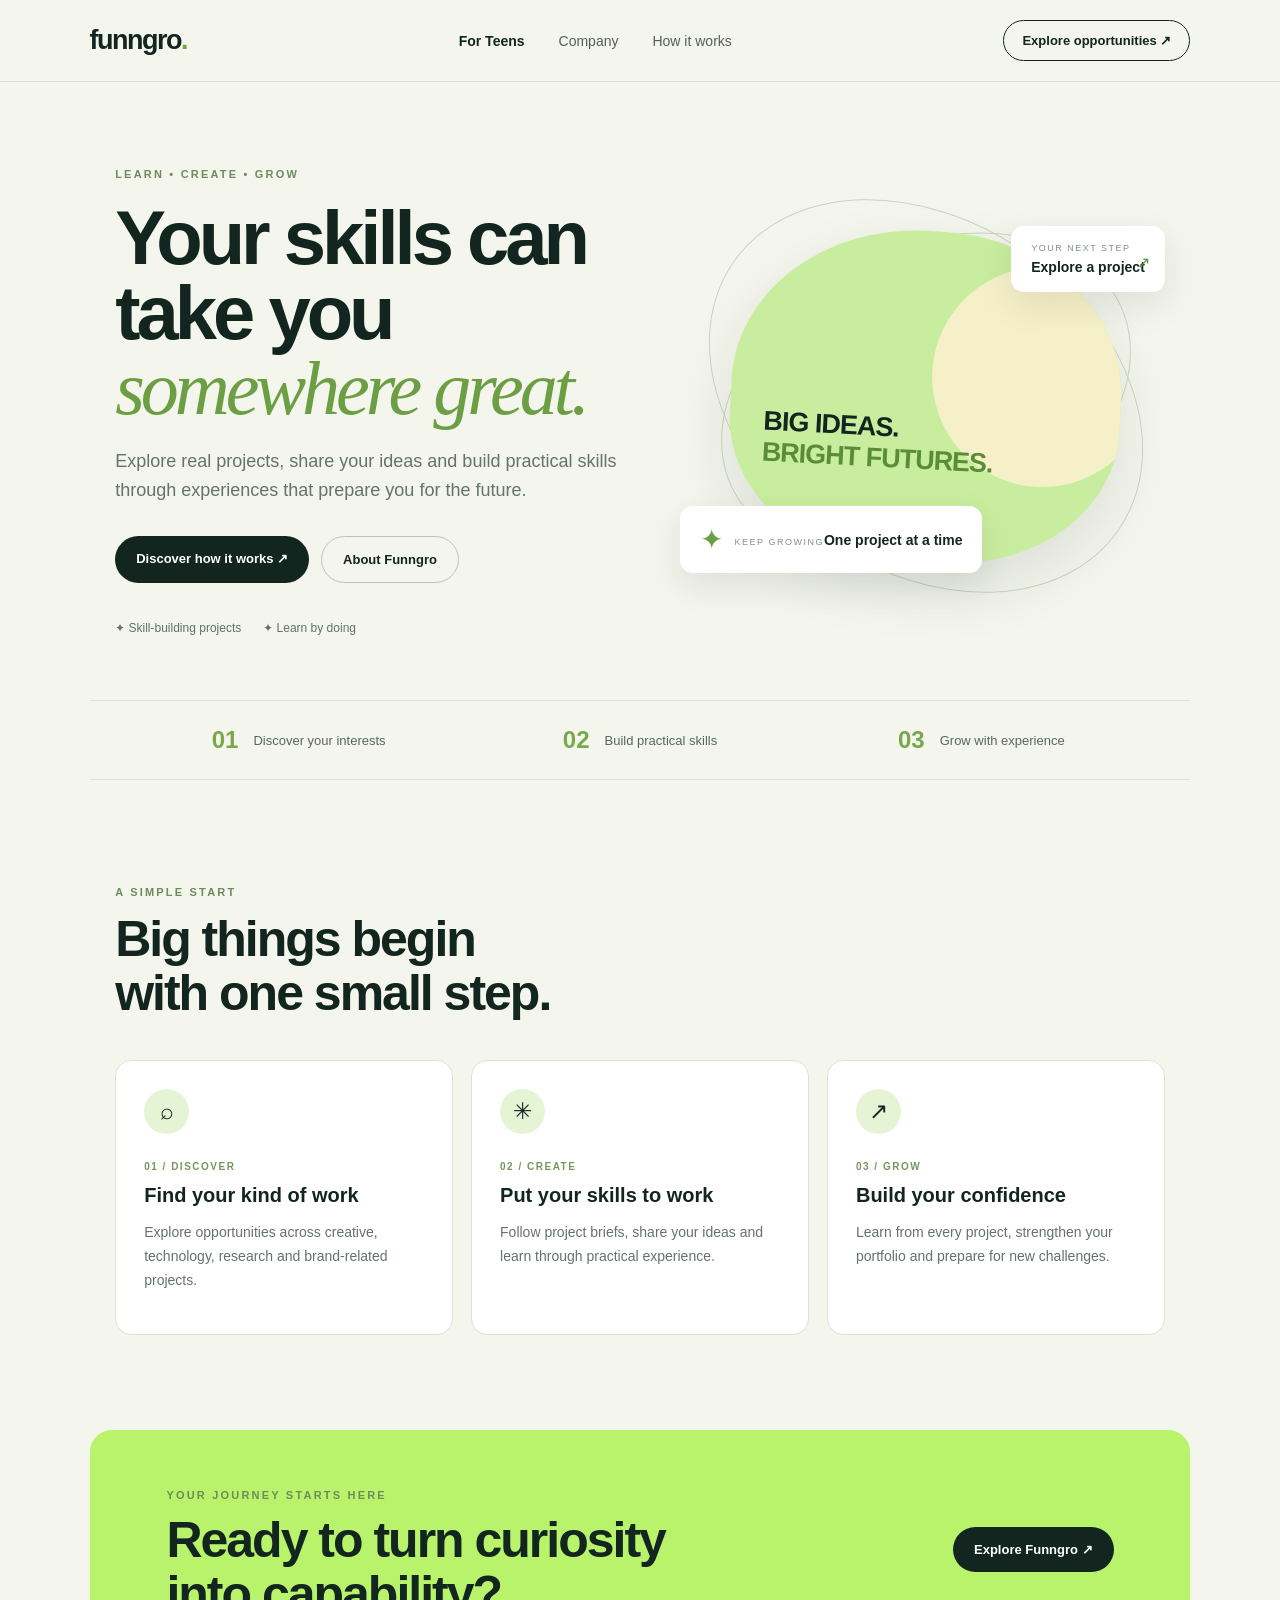
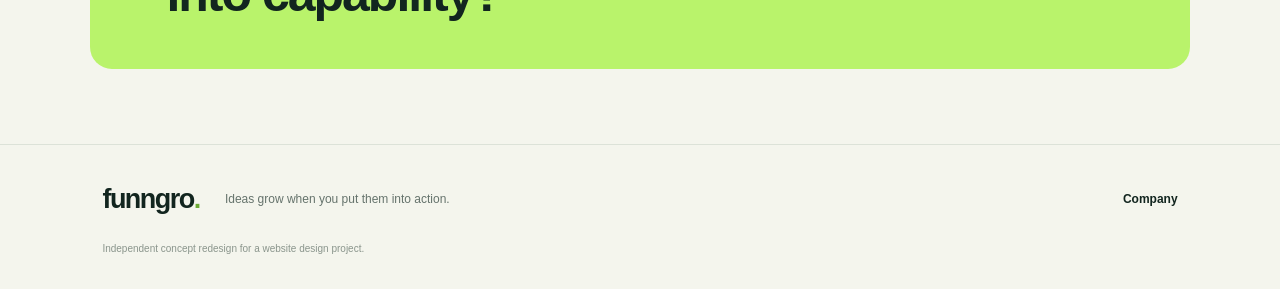
<file: index.html>
<!DOCTYPE html>
<html lang="en">
<head>
<meta charset="UTF-8"><meta name="viewport" content="width=device-width, initial-scale=1">
<title>Funngro for Teens | Discover Projects and Build Skills</title>
<meta name="description" content="Explore projects, build practical skills and gain real-world experience with Funngro.">
<meta name="keywords" content="Funngro, teen projects, student projects, skill development, brand campaigns">
<link rel="stylesheet" href="style.css">
</head>
<body>
<header class="site-header"><a class="logo" href="index.html">funngro<span>.</span></a><nav><a class="active" href="index.html">For Teens</a><a href="company.html">Company</a><a href="#how">How it works</a></nav><a class="nav-cta" href="#start">Explore opportunities ↗</a></header>
<main>
<section class="hero"><div class="hero-copy"><p class="eyebrow">LEARN • CREATE • GROW</p><h1>Your skills can take you<br><em>somewhere great.</em></h1><p class="lead">Explore real projects, share your ideas and build practical skills through experiences that prepare you for the future.</p><div class="actions"><a class="button primary" href="#how">Discover how it works ↗</a><a class="button ghost" href="company.html">About Funngro</a></div><div class="proof"><span>✦ Skill-building projects</span><span>✦ Learn by doing</span></div></div>
<div class="hero-art"><div class="orbit orbit-one"></div><div class="orbit orbit-two"></div><div class="float-card card-top"><small>YOUR NEXT STEP</small><b>Explore a project</b><span>↗</span></div><div class="main-visual"><div class="sun"></div><div class="visual-text">BIG IDEAS.<br><strong>BRIGHT FUTURES.</strong></div><div class="visual-tag">MAKE IT HAPPEN ✳</div></div><div class="float-card card-bottom"><span class="spark">✦</span><div><small>KEEP GROWING</small><b>One project at a time</b></div></div></div></section>
<section class="stats"><div><b>01</b><span>Discover your interests</span></div><div><b>02</b><span>Build practical skills</span></div><div><b>03</b><span>Grow with experience</span></div></section>
<section class="section" id="how"><p class="eyebrow">A SIMPLE START</p><h2>Big things begin<br>with one small step.</h2><div class="feature-grid">
<article class="feature"><div class="feature-icon">⌕</div><p class="number">01 / DISCOVER</p><h3>Find your kind of work</h3><p>Explore opportunities across creative, technology, research and brand-related projects.</p></article>
<article class="feature"><div class="feature-icon">✳</div><p class="number">02 / CREATE</p><h3>Put your skills to work</h3><p>Follow project briefs, share your ideas and learn through practical experience.</p></article>
<article class="feature"><div class="feature-icon">↗</div><p class="number">03 / GROW</p><h3>Build your confidence</h3><p>Learn from every project, strengthen your portfolio and prepare for new challenges.</p></article></div></section>
<section class="banner" id="start"><div><p class="eyebrow">YOUR JOURNEY STARTS HERE</p><h2>Ready to turn curiosity<br>into capability?</h2></div><a class="button dark" href="company.html">Explore Funngro ↗</a></section>
</main>
<footer><a class="logo" href="index.html">funngro<span>.</span></a><p>Ideas grow when you put them into action.</p><a href="company.html">Company</a><small>Independent concept redesign for a website design project.</small></footer>
</body></html>
</file>
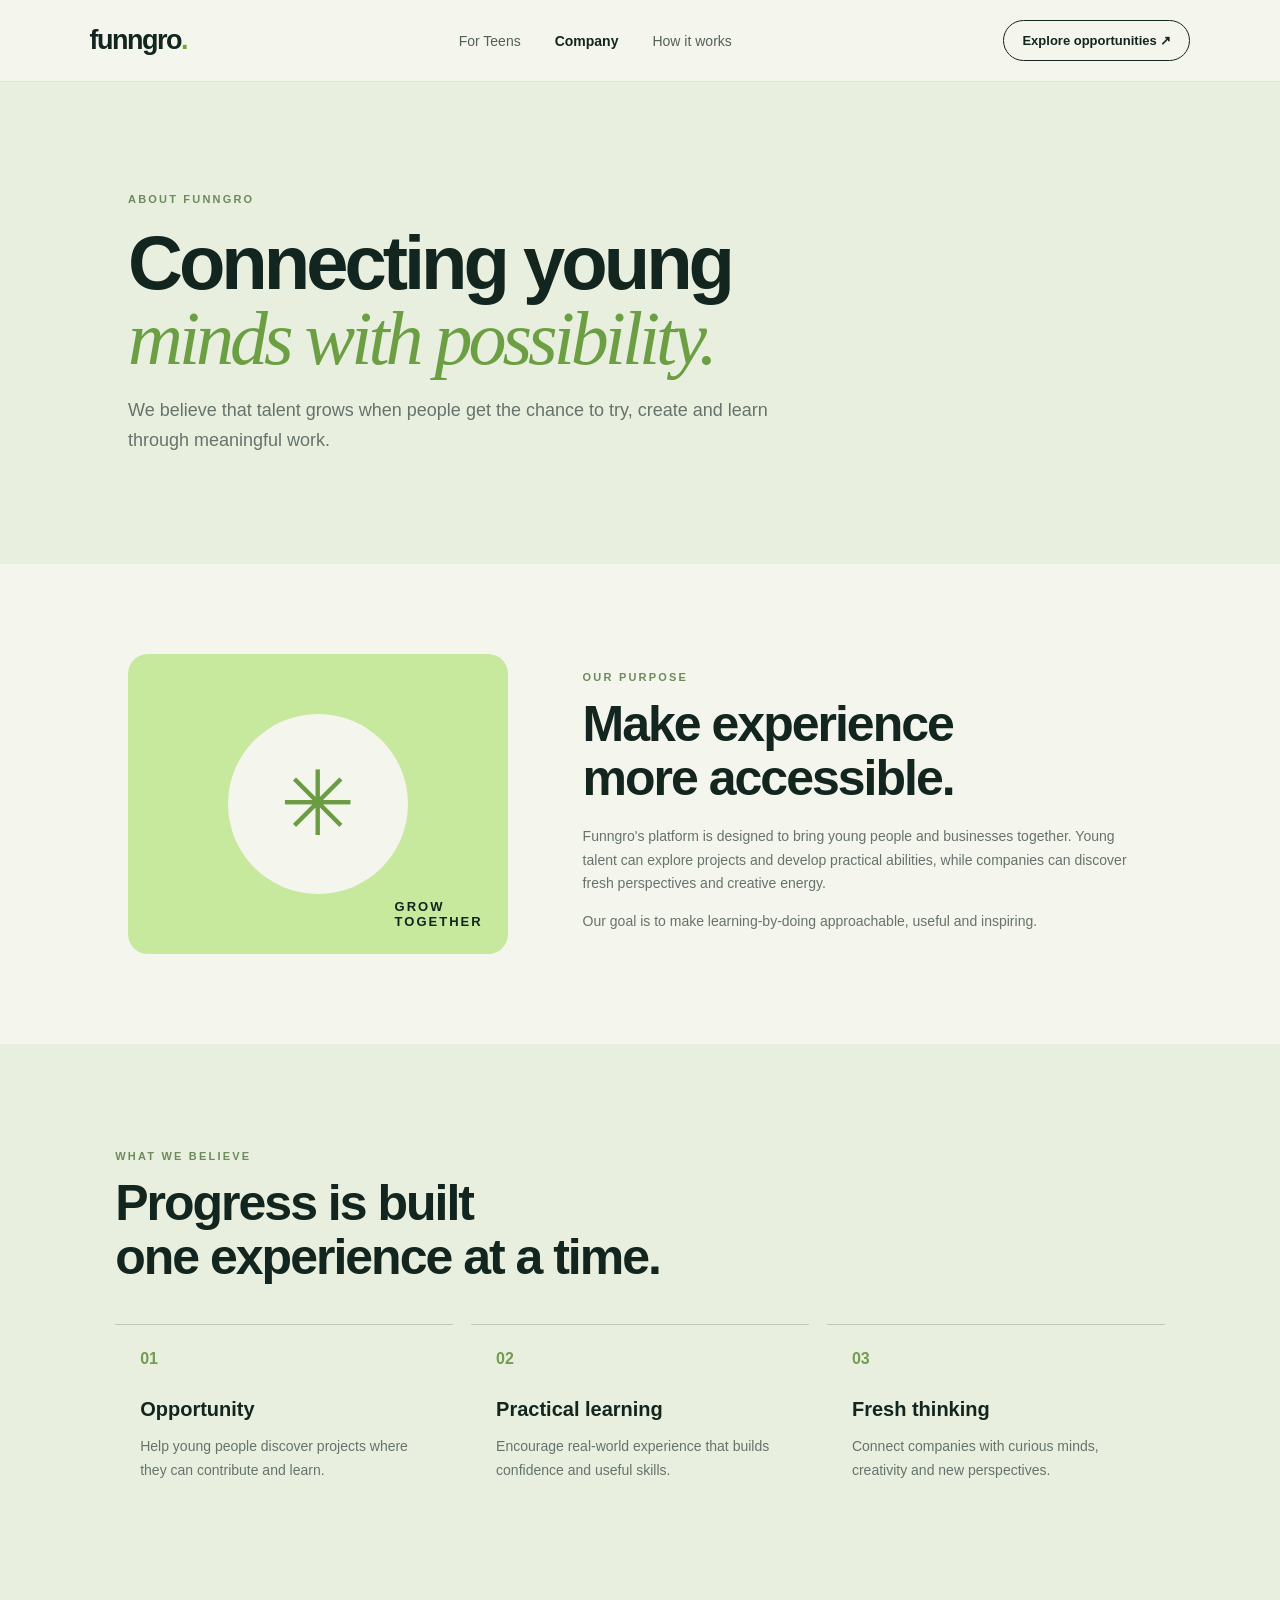
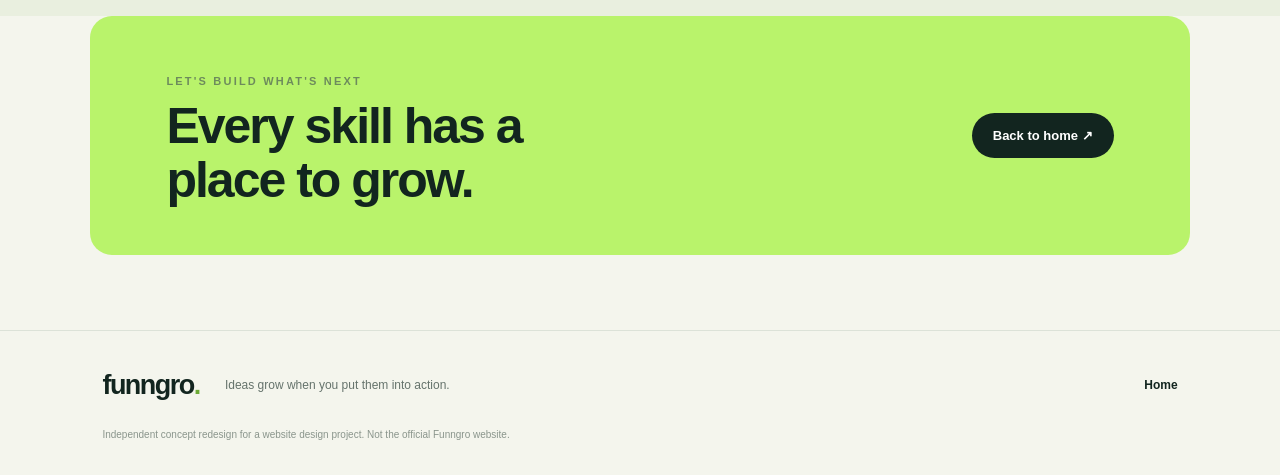
<file: company.html>
<!DOCTYPE html>
<html lang="en">
<head>
<meta charset="UTF-8"><meta name="viewport" content="width=device-width, initial-scale=1">
<title>About Funngro | Helping Young Talent Grow</title>
<meta name="description" content="Learn about Funngro's mission to connect young talent with companies through practical projects and skill development.">
<meta name="keywords" content="about Funngro, youth talent, companies and teens, practical learning, student skills">
<link rel="stylesheet" href="style.css">
</head>
<body>
<header class="site-header"><a class="logo" href="index.html">funngro<span>.</span></a><nav><a href="index.html">For Teens</a><a class="active" href="company.html">Company</a><a href="index.html#how">How it works</a></nav><a class="nav-cta" href="index.html#start">Explore opportunities ↗</a></header>
<main>
<section class="company-hero"><p class="eyebrow">ABOUT FUNNGRO</p><h1>Connecting young<br><em>minds with possibility.</em></h1><p class="lead">We believe that talent grows when people get the chance to try, create and learn through meaningful work.</p></section>
<section class="mission"><div class="mission-art"><div class="mission-circle">✳</div><span>GROW<br>TOGETHER</span></div><div><p class="eyebrow">OUR PURPOSE</p><h2>Make experience<br>more accessible.</h2><p>Funngro's platform is designed to bring young people and businesses together. Young talent can explore projects and develop practical abilities, while companies can discover fresh perspectives and creative energy.</p><p>Our goal is to make learning-by-doing approachable, useful and inspiring.</p></div></section>
<section class="section values"><p class="eyebrow">WHAT WE BELIEVE</p><h2>Progress is built<br>one experience at a time.</h2><div class="value-grid">
<article><b>01</b><h3>Opportunity</h3><p>Help young people discover projects where they can contribute and learn.</p></article>
<article><b>02</b><h3>Practical learning</h3><p>Encourage real-world experience that builds confidence and useful skills.</p></article>
<article><b>03</b><h3>Fresh thinking</h3><p>Connect companies with curious minds, creativity and new perspectives.</p></article></div></section>
<section class="banner"><div><p class="eyebrow">LET'S BUILD WHAT'S NEXT</p><h2>Every skill has a<br>place to grow.</h2></div><a class="button dark" href="index.html">Back to home ↗</a></section>
</main>
<footer><a class="logo" href="index.html">funngro<span>.</span></a><p>Ideas grow when you put them into action.</p><a href="index.html">Home</a><small>Independent concept redesign for a website design project. Not the official Funngro website.</small></footer>
</body></html>
</file>
<file: style.css>
:root{--ink:#12251f;--green:#b9f36b;--cream:#f4f5ed;--muted:#65736c;--line:#dce2d8}
*{box-sizing:border-box}html{scroll-behavior:smooth}body{margin:0;background:var(--cream);color:var(--ink);font-family:Arial,Helvetica,sans-serif}a{color:inherit;text-decoration:none}
.site-header{min-height:82px;padding:0 7%;display:flex;align-items:center;justify-content:space-between;gap:20px;border-bottom:1px solid var(--line);background:rgba(244,245,237,.96)}
.logo{font-size:27px;font-weight:900;letter-spacing:-1.5px}.logo span{color:#6caa36}.site-header nav{display:flex;gap:34px;color:#526159;font-size:14px}.site-header nav a.active,.site-header nav a:hover{color:var(--ink);font-weight:700}.nav-cta{font-size:13px;font-weight:700;border:1px solid var(--ink);border-radius:30px;padding:12px 18px}
.hero{padding:75px 9% 65px;display:grid;grid-template-columns:1.05fr .95fr;gap:45px;align-items:center;min-height:570px}.eyebrow{font-size:11px;letter-spacing:2.2px;font-weight:800;color:#6d8b5c}.hero h1,.company-hero h1{font-size:clamp(48px,6vw,76px);line-height:.99;letter-spacing:-4px;margin:20px 0}.hero h1 em,.company-hero h1 em{font-family:Georgia,serif;font-weight:400;color:#6c9f43}.lead{font-size:18px;line-height:1.65;color:var(--muted);max-width:520px}
.actions{display:flex;gap:12px;margin-top:30px;flex-wrap:wrap}.button{display:inline-block;padding:15px 21px;border-radius:30px;font-size:13px;font-weight:800}.primary{background:var(--ink);color:white}.ghost{border:1px solid #bac5b8}.proof{display:flex;gap:22px;margin-top:38px;font-size:12px;color:#647168}
.hero-art{height:410px;position:relative;display:grid;place-items:center}.main-visual{height:330px;width:min(100%,390px);border-radius:48% 48% 42% 42%;background:#c9ed9e;position:relative;overflow:hidden;transform:rotate(3deg);box-shadow:0 25px 60px #213d251c}.sun{position:absolute;width:220px;height:220px;border-radius:50%;background:#f6f0c8;right:-30px;top:30px}.visual-text{position:absolute;left:34px;bottom:85px;font-size:27px;line-height:1.15;font-weight:900;letter-spacing:-1px}.visual-text strong{color:#5b8d37}.visual-tag{position:absolute;bottom:34px;left:35px;font-size:10px;letter-spacing:2px;font-weight:800}
.orbit{position:absolute;border:1px solid #c8d5c2;border-radius:50%;width:430px;height:300px;transform:rotate(-25deg)}.orbit-two{width:470px;height:350px;transform:rotate(35deg)}.float-card{position:absolute;background:white;padding:17px 20px;border-radius:13px;box-shadow:0 12px 35px #1d34251a;display:flex;flex-direction:column;gap:6px;z-index:2}.float-card small{font-size:9px;letter-spacing:1.5px;color:#849087}.float-card b{font-size:14px}.card-top{top:35px;right:0}.card-top span{position:absolute;right:15px;top:27px;color:#65983f}.card-bottom{bottom:28px;left:-8px;flex-direction:row;align-items:center;gap:12px}.spark{font-size:28px;color:#6c9f43}
.stats{display:grid;grid-template-columns:repeat(3,1fr);margin:0 7%;padding:25px 3%;border-top:1px solid var(--line);border-bottom:1px solid var(--line)}.stats div{display:flex;align-items:center;gap:15px;justify-content:center}.stats b{font-size:24px;color:#79a84d}.stats span{font-size:13px;color:#59685f}
.section{padding:95px 9%}.section h2,.mission h2,.banner h2{font-size:clamp(35px,4vw,50px);line-height:1.08;letter-spacing:-2px;margin:14px 0 40px}.feature-grid,.value-grid{display:grid;grid-template-columns:repeat(3,1fr);gap:18px}.feature{padding:28px;background:#fff;border:1px solid var(--line);border-radius:16px;min-height:250px}.feature-icon{width:45px;height:45px;border-radius:50%;display:grid;place-items:center;background:#e5f4d5;font-size:23px}.number{font-size:10px;letter-spacing:1.5px;color:#78965f;font-weight:800;margin-top:27px}.feature h3,.value-grid h3{font-size:20px;margin:12px 0}.feature p:last-child,.value-grid p,.mission p:not(.eyebrow){font-size:14px;line-height:1.7;color:var(--muted)}
.banner{margin:0 7% 75px;background:var(--green);border-radius:22px;padding:48px 6%;display:flex;justify-content:space-between;align-items:center;gap:25px}.banner h2{margin:12px 0 0}.dark{background:var(--ink);color:white;white-space:nowrap}
.company-hero{padding:100px 10% 90px;background:#e9efdf}.company-hero h1{max-width:850px}.company-hero .lead{max-width:650px}.mission{padding:90px 10%;display:grid;grid-template-columns:.8fr 1.2fr;gap:75px;align-items:center}.mission-art{height:300px;border-radius:20px;background:#c7e99d;display:grid;place-items:center;position:relative;overflow:hidden}.mission-circle{width:180px;height:180px;border-radius:50%;background:#f4f5ed;display:grid;place-items:center;font-size:90px;color:#6b9c43}.mission-art span{position:absolute;bottom:25px;right:25px;font-weight:900;font-size:13px;letter-spacing:2px}.mission h2{margin-bottom:20px}.values{background:#e9efdf}.value-grid article{padding:25px;border-top:1px solid #bdcbb5}.value-grid b{color:#739c50}.value-grid h3{margin-top:30px}
footer{padding:35px 8%;display:flex;align-items:center;gap:25px;flex-wrap:wrap;border-top:1px solid var(--line)}footer p{color:var(--muted);font-size:12px;flex:1}footer>a:not(.logo){font-size:12px;font-weight:700}footer small{width:100%;color:#8a958c;font-size:10px}
@media(max-width:760px){.site-header{padding:20px 6%;flex-wrap:wrap;gap:16px}.site-header nav{order:3;width:100%;justify-content:space-between;gap:10px}.nav-cta{font-size:11px;padding:10px 12px}.hero{padding:55px 7% 35px;grid-template-columns:1fr;gap:5px}.hero h1,.company-hero h1{letter-spacing:-2.5px}.hero-art{height:350px}.main-visual{height:290px;width:290px}.orbit{width:330px;height:250px}.orbit-two{width:350px;height:280px}.card-top{right:0}.card-bottom{left:0}.stats{margin:0 5%;padding:20px 0;gap:12px}.stats div{flex-direction:column;gap:5px;text-align:center}.stats span{font-size:10px}.section{padding:65px 7%}.feature-grid,.value-grid{grid-template-columns:1fr}.feature{min-height:0}.banner{margin:0 5% 50px;padding:32px 25px;align-items:flex-start;flex-direction:column}.company-hero{padding:75px 7%}.mission{padding:65px 7%;grid-template-columns:1fr;gap:35px}.mission-art{height:250px}footer{padding:30px 7%;gap:14px}}
</file>
